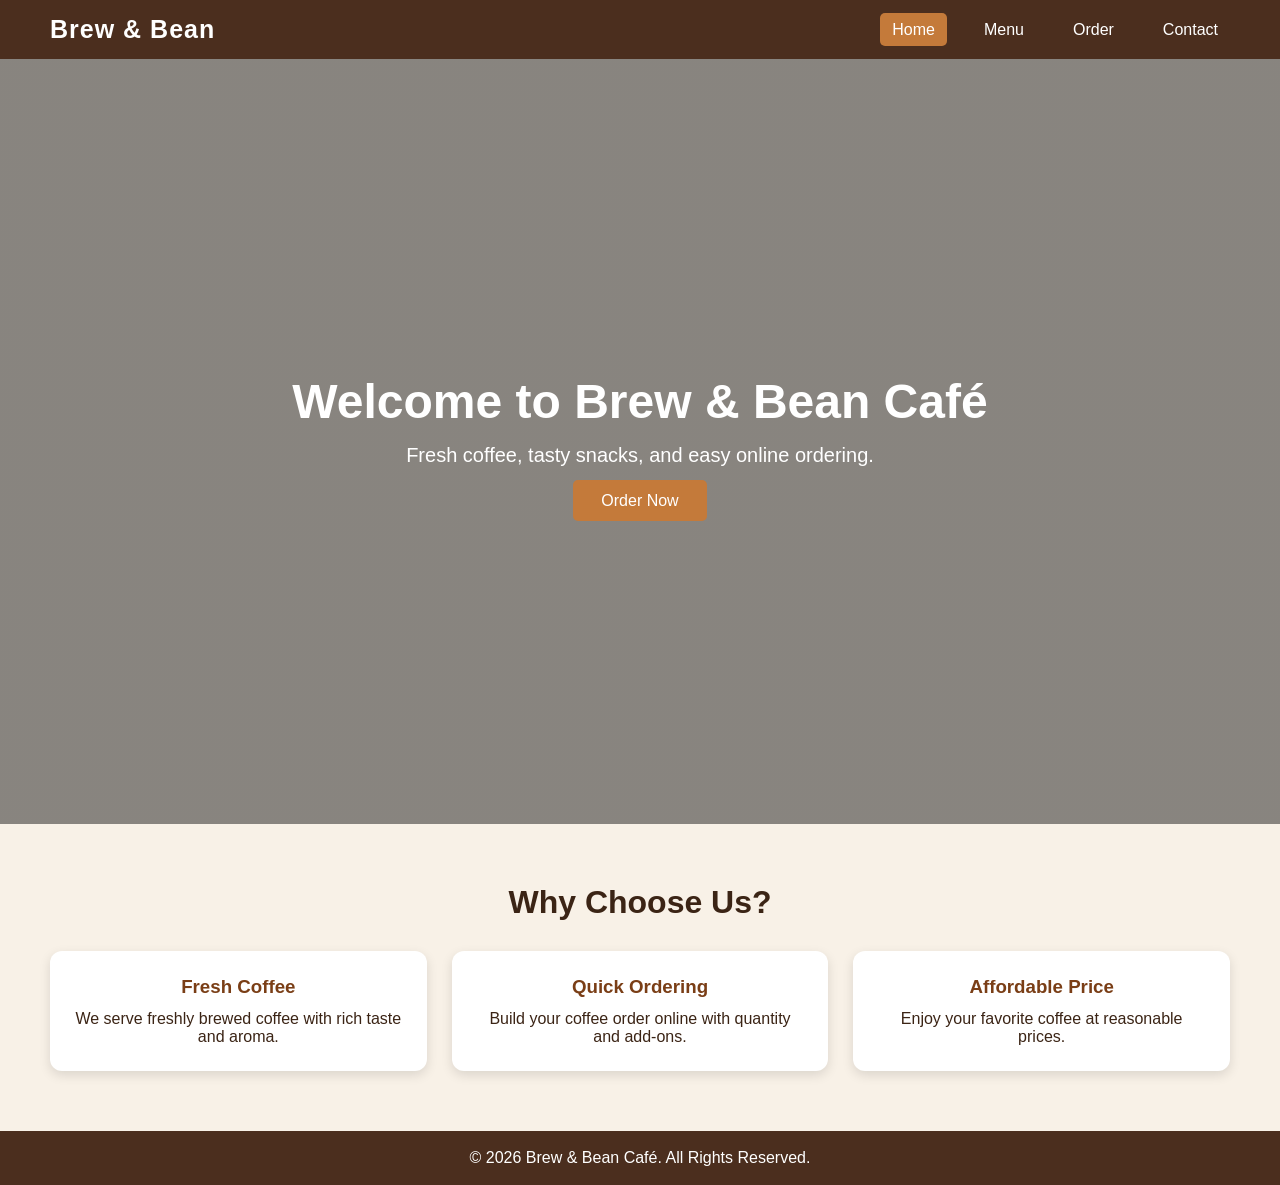
<file: index.html>
<!DOCTYPE html>
<html lang="en">
<head>
    <meta charset="UTF-8">
    <meta name="viewport" content="width=device-width, initial-scale=1.0">
    <title>Home | Brew & Bean Café</title>
    <link rel="stylesheet" href="style.css">
</head>
<body>

    <nav class="navbar">
        <div class="logo">Brew & Bean</div>

        <ul class="nav-links">
            <li><a class="active" href="index.html">Home</a></li>
            <li><a href="menu.html">Menu</a></li>
            <li><a href="order.html">Order</a></li>
            <li><a href="contact.html">Contact</a></li>
        </ul>
    </nav>

    <section class="hero">
        <div class="hero-content">
            <h1>Welcome to Brew & Bean Café</h1>
            <p>Fresh coffee, tasty snacks, and easy online ordering.</p>
            <a href="order.html" class="btn">Order Now</a>
        </div>
    </section>

    <section class="section">
        <h2>Why Choose Us?</h2>

        <div class="feature-box">
            <div class="card">
                <h3>Fresh Coffee</h3>
                <p>We serve freshly brewed coffee with rich taste and aroma.</p>
            </div>

            <div class="card">
                <h3>Quick Ordering</h3>
                <p>Build your coffee order online with quantity and add-ons.</p>
            </div>

            <div class="card">
                <h3>Affordable Price</h3>
                <p>Enjoy your favorite coffee at reasonable prices.</p>
            </div>
        </div>
    </section>

    <footer>
        <p>&copy; 2026 Brew & Bean Café. All Rights Reserved.</p>
    </footer>

</body>
</html>
</file>
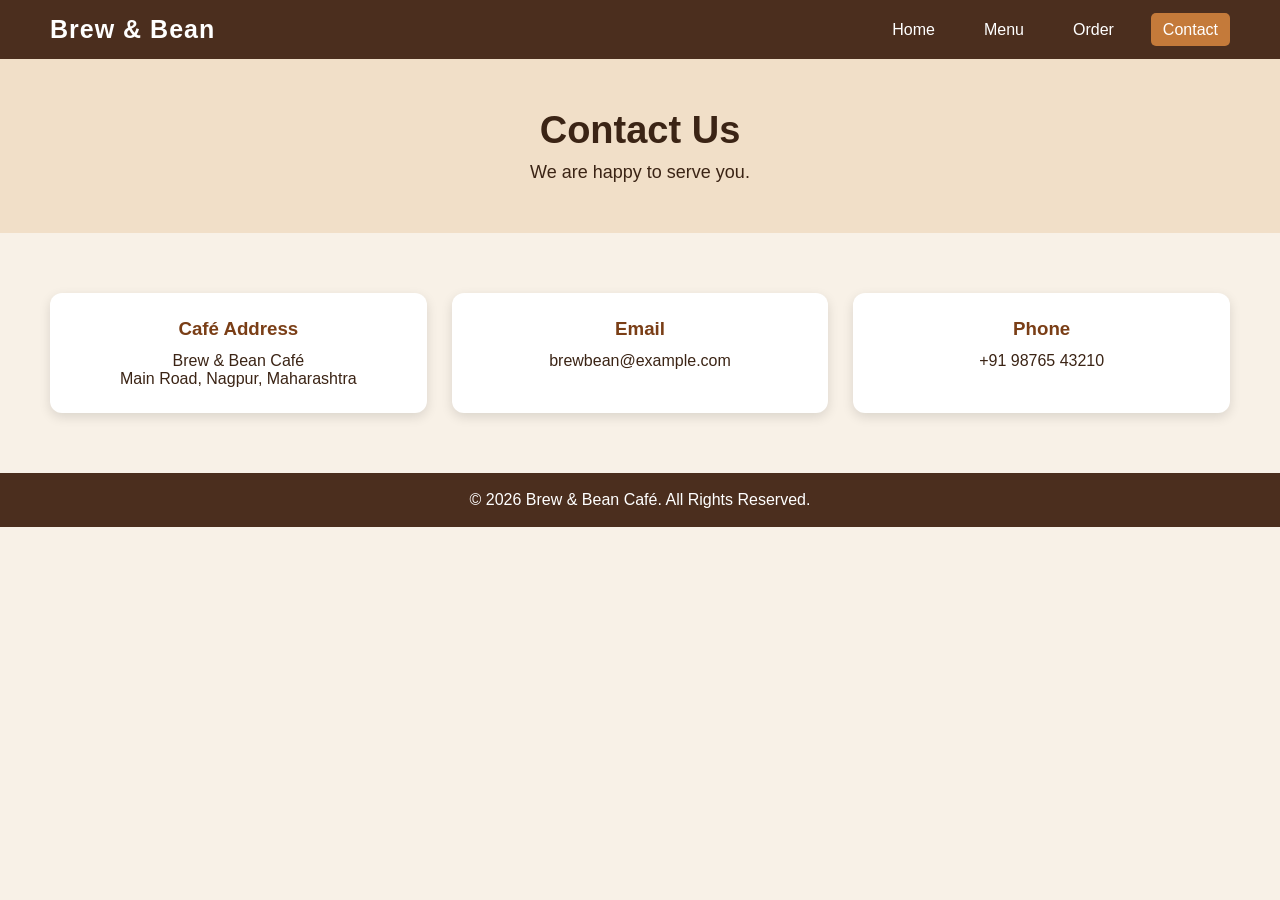
<file: contact.html>
<!DOCTYPE html>
<html lang="en">
<head>
    <meta charset="UTF-8">
    <meta name="viewport" content="width=device-width, initial-scale=1.0">
    <title>Contact | Brew & Bean Café</title>
    <link rel="stylesheet" href="style.css">
</head>
<body>

    <nav class="navbar">
        <div class="logo">Brew & Bean</div>

        <ul class="nav-links">
            <li><a href="index.html">Home</a></li>
            <li><a href="menu.html">Menu</a></li>
            <li><a href="order.html">Order</a></li>
            <li><a class="active" href="contact.html">Contact</a></li>
        </ul>
    </nav>

    <section class="page-header">
        <h1>Contact Us</h1>
        <p>We are happy to serve you.</p>
    </section>

    <section class="section contact-box">

        <div class="contact-card">
            <h3>Café Address</h3>
            <p>Brew & Bean Café</p>
            <p>Main Road, Nagpur, Maharashtra</p>
        </div>

        <div class="contact-card">
            <h3>Email</h3>
            <p>brewbean@example.com</p>
        </div>

        <div class="contact-card">
            <h3>Phone</h3>
            <p>+91 98765 43210</p>
        </div>

    </section>

    <footer>
        <p>&copy; 2026 Brew & Bean Café. All Rights Reserved.</p>
    </footer>

</body>
</html>
</file>
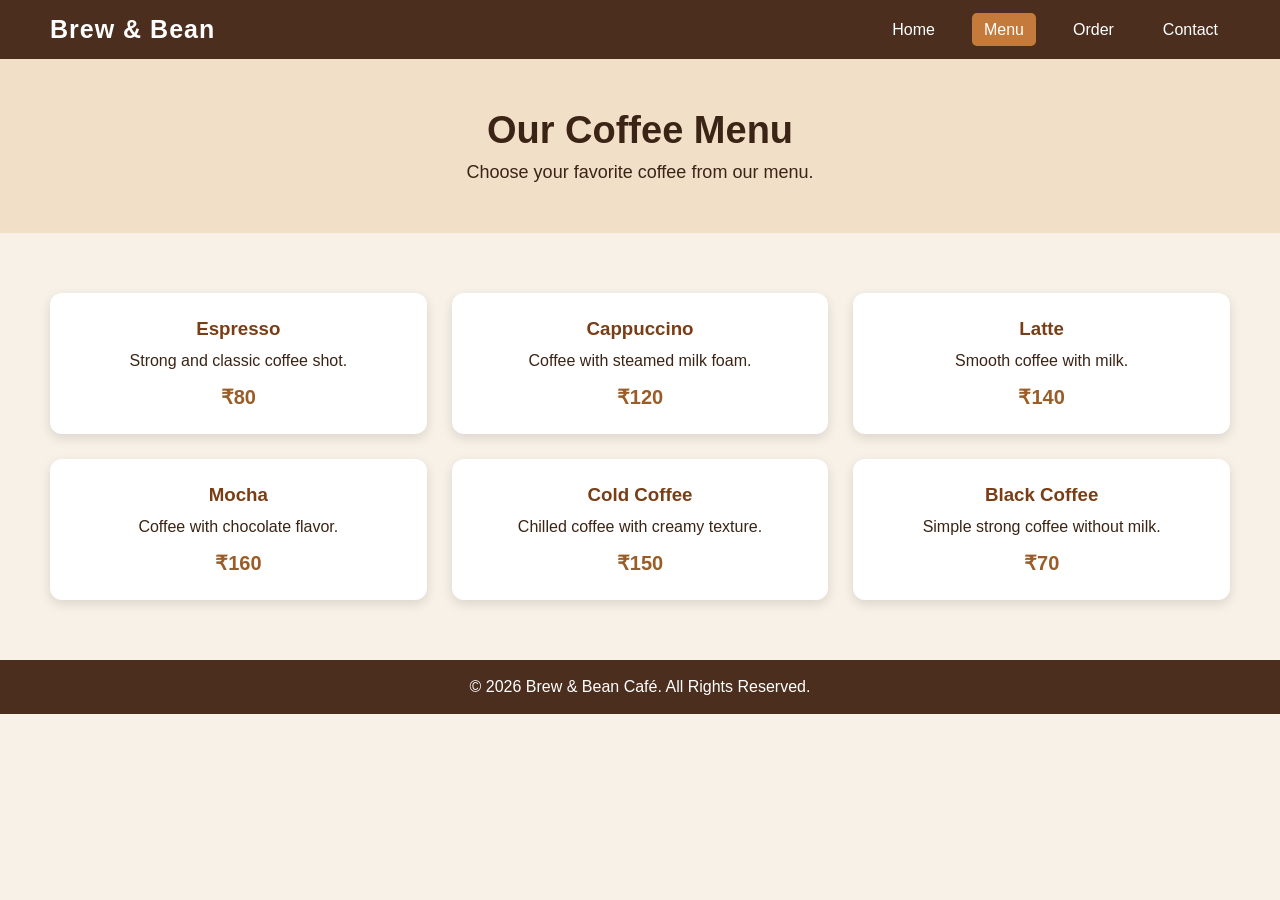
<file: menu.html>
<!DOCTYPE html>
<html lang="en">
<head>
    <meta charset="UTF-8">
    <meta name="viewport" content="width=device-width, initial-scale=1.0">
    <title>Menu | Brew & Bean Café</title>
    <link rel="stylesheet" href="style.css">
</head>
<body>

    <nav class="navbar">
        <div class="logo">Brew & Bean</div>

        <ul class="nav-links">
            <li><a href="index.html">Home</a></li>
            <li><a class="active" href="menu.html">Menu</a></li>
            <li><a href="order.html">Order</a></li>
            <li><a href="contact.html">Contact</a></li>
        </ul>
    </nav>

    <section class="page-header">
        <h1>Our Coffee Menu</h1>
        <p>Choose your favorite coffee from our menu.</p>
    </section>

    <section class="section">
        <div class="menu-box">

            <div class="card">
                <h3>Espresso</h3>
                <p>Strong and classic coffee shot.</p>
                <span>₹80</span>
            </div>

            <div class="card">
                <h3>Cappuccino</h3>
                <p>Coffee with steamed milk foam.</p>
                <span>₹120</span>
            </div>

            <div class="card">
                <h3>Latte</h3>
                <p>Smooth coffee with milk.</p>
                <span>₹140</span>
            </div>

            <div class="card">
                <h3>Mocha</h3>
                <p>Coffee with chocolate flavor.</p>
                <span>₹160</span>
            </div>

            <div class="card">
                <h3>Cold Coffee</h3>
                <p>Chilled coffee with creamy texture.</p>
                <span>₹150</span>
            </div>

            <div class="card">
                <h3>Black Coffee</h3>
                <p>Simple strong coffee without milk.</p>
                <span>₹70</span>
            </div>

        </div>
    </section>

    <footer>
        <p>&copy; 2026 Brew & Bean Café. All Rights Reserved.</p>
    </footer>

</body>
</html>
</file>
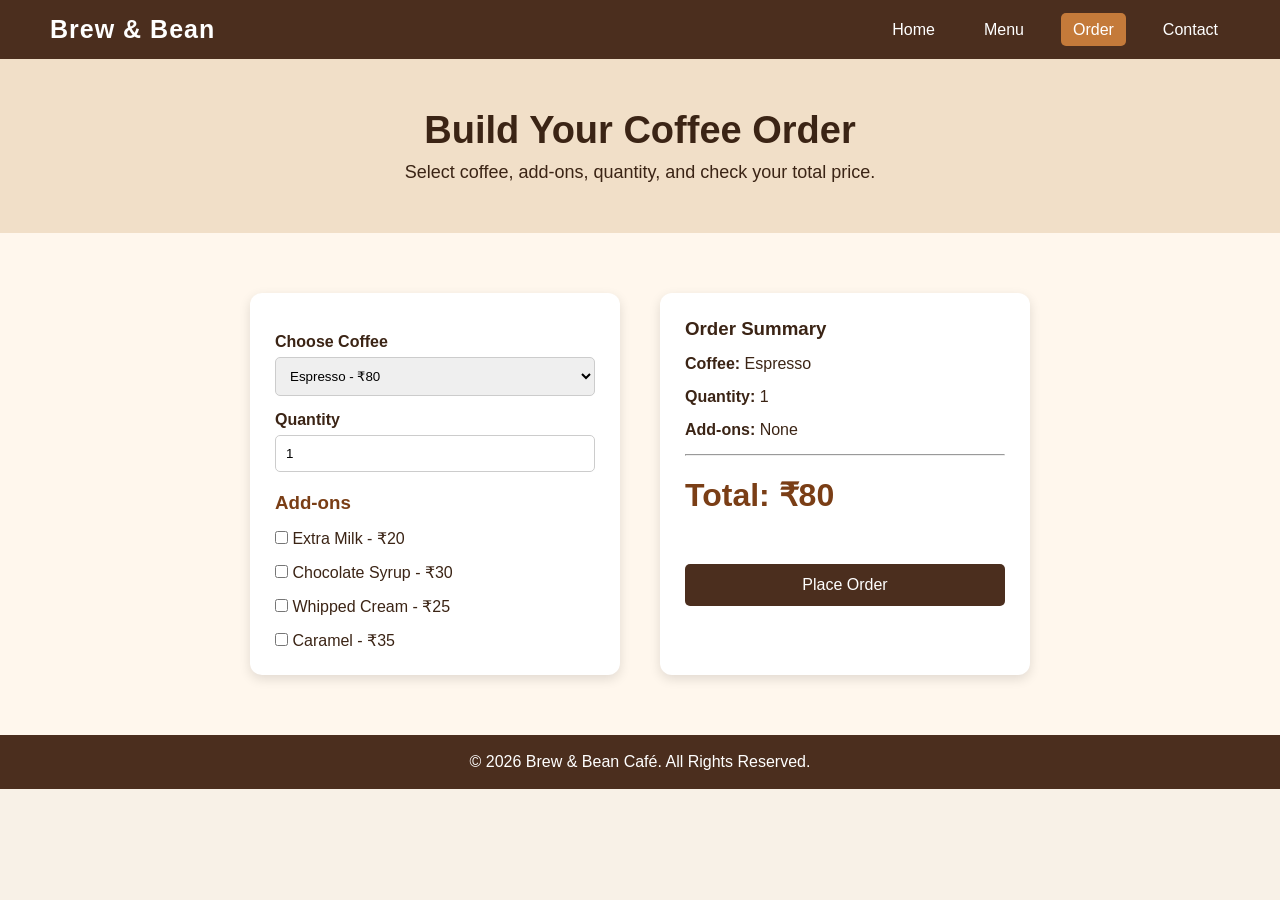
<file: order.html>
<!DOCTYPE html>
<html lang="en">
<head>
    <meta charset="UTF-8">
    <meta name="viewport" content="width=device-width, initial-scale=1.0">
    <title>Order | Brew & Bean Café</title>
    <link rel="stylesheet" href="style.css">
</head>
<body>

    <nav class="navbar">
        <div class="logo">Brew & Bean</div>

        <ul class="nav-links">
            <li><a href="index.html">Home</a></li>
            <li><a href="menu.html">Menu</a></li>
            <li><a class="active" href="order.html">Order</a></li>
            <li><a href="contact.html">Contact</a></li>
        </ul>
    </nav>

    <section class="page-header">
        <h1>Build Your Coffee Order</h1>
        <p>Select coffee, add-ons, quantity, and check your total price.</p>
    </section>

    <section class="section order-section">

        <div class="order-container">

            <form class="order-form">

                <label for="coffee">Choose Coffee</label>
                <select id="coffee">
                    <option value="espresso">Espresso - ₹80</option>
                    <option value="cappuccino">Cappuccino - ₹120</option>
                    <option value="latte">Latte - ₹140</option>
                    <option value="mocha">Mocha - ₹160</option>
                    <option value="coldCoffee">Cold Coffee - ₹150</option>
                    <option value="blackCoffee">Black Coffee - ₹70</option>
                </select>

                <label for="quantity">Quantity</label>
                <input type="number" id="quantity" value="1" min="1">

                <h3>Add-ons</h3>

                <label class="checkbox-label">
                    <input type="checkbox" class="addon" value="extraMilk">
                    Extra Milk - ₹20
                </label>

                <label class="checkbox-label">
                    <input type="checkbox" class="addon" value="chocolate">
                    Chocolate Syrup - ₹30
                </label>

                <label class="checkbox-label">
                    <input type="checkbox" class="addon" value="cream">
                    Whipped Cream - ₹25
                </label>

                <label class="checkbox-label">
                    <input type="checkbox" class="addon" value="caramel">
                    Caramel - ₹35
                </label>

            </form>

            <div class="summary-box">
                <h3>Order Summary</h3>

                <p><strong>Coffee:</strong> <span id="summaryCoffee">Espresso</span></p>
                <p><strong>Quantity:</strong> <span id="summaryQuantity">1</span></p>
                <p><strong>Add-ons:</strong> <span id="summaryAddons">None</span></p>

                <hr>

                <h2>Total: ₹<span id="totalPrice">80</span></h2>

                <button type="button" class="place-btn" onclick="placeOrder()">
                    Place Order
                </button>

                <p id="message"></p>
            </div>

        </div>

    </section>

    <footer>
        <p>&copy; 2026 Brew & Bean Café. All Rights Reserved.</p>
    </footer>

    <script src="script.js"></script>
</body>
</html>
</file>
<file: style.css>
* {
    margin: 0;
    padding: 0;
    box-sizing: border-box;
}

body {
    font-family: Arial, sans-serif;
    background: #f8f1e7;
    color: #3b2415;
}

/* Navigation Bar */
.navbar {
    background: #4b2e1e;
    color: white;
    display: flex;
    justify-content: space-between;
    align-items: center;
    padding: 15px 50px;
}

.logo {
    font-size: 25px;
    font-weight: bold;
    letter-spacing: 1px;
}

.nav-links {
    list-style: none;
    display: flex;
    gap: 25px;
}

.nav-links li {
    display: inline-block;
}

.nav-links a {
    color: white;
    text-decoration: none;
    font-size: 16px;
    padding: 8px 12px;
    border-radius: 5px;
}

.nav-links a:hover,
.nav-links a.active {
    background: #c47a3a;
}

/* Home Hero */
.hero {
    height: 85vh;
    background: linear-gradient(rgba(0,0,0,0.45), rgba(0,0,0,0.45)),
                url("https://images.unsplash.com/photo-1495474472287-4d71bcdd2085");
    background-size: cover;
    background-position: center;
    display: flex;
    justify-content: center;
    align-items: center;
    text-align: center;
    color: white;
}

.hero-content h1 {
    font-size: 48px;
    margin-bottom: 15px;
}

.hero-content p {
    font-size: 20px;
    margin-bottom: 25px;
}

.btn {
    background: #c47a3a;
    color: white;
    padding: 12px 28px;
    text-decoration: none;
    border-radius: 5px;
}

.btn:hover {
    background: #9b5d27;
}

/* Page Header */
.page-header {
    background: #f1dfc8;
    text-align: center;
    padding: 50px 20px;
}

.page-header h1 {
    font-size: 38px;
    margin-bottom: 10px;
}

.page-header p {
    font-size: 18px;
}

/* Common Section */
.section {
    padding: 60px 50px;
    text-align: center;
}

.section h2 {
    font-size: 32px;
    margin-bottom: 30px;
}

/* Feature and Menu Cards */
.feature-box,
.menu-box {
    display: grid;
    grid-template-columns: repeat(3, 1fr);
    gap: 25px;
}

.card,
.contact-card {
    background: white;
    padding: 25px;
    border-radius: 12px;
    box-shadow: 0 4px 12px rgba(0,0,0,0.12);
}

.card h3,
.contact-card h3 {
    margin-bottom: 12px;
    color: #7a3e16;
}

.card span {
    display: inline-block;
    margin-top: 15px;
    font-weight: bold;
    color: #9b5d27;
    font-size: 20px;
}

/* Order Page */
.order-section {
    background: #fff7ed;
}

.order-container {
    display: flex;
    justify-content: center;
    gap: 40px;
    text-align: left;
}

.order-form,
.summary-box {
    background: white;
    width: 370px;
    padding: 25px;
    border-radius: 12px;
    box-shadow: 0 4px 12px rgba(0,0,0,0.12);
}

.order-form label {
    display: block;
    margin-top: 15px;
    font-weight: bold;
}

.order-form select,
.order-form input[type="number"] {
    width: 100%;
    padding: 10px;
    margin-top: 6px;
    border: 1px solid #ccc;
    border-radius: 5px;
}

.order-form h3 {
    margin-top: 20px;
    color: #7a3e16;
}

.checkbox-label {
    font-weight: normal !important;
}

.summary-box p {
    margin: 15px 0;
}

.summary-box h2 {
    color: #7a3e16;
    margin-top: 20px;
}

.place-btn {
    width: 100%;
    padding: 12px;
    background: #4b2e1e;
    color: white;
    border: none;
    margin-top: 20px;
    border-radius: 5px;
    cursor: pointer;
    font-size: 16px;
}

.place-btn:hover {
    background: #7a3e16;
}

#message {
    margin-top: 15px;
    color: green;
    font-weight: bold;
}

/* Contact Page */
.contact-box {
    display: grid;
    grid-template-columns: repeat(3, 1fr);
    gap: 25px;
}

/* Footer */
footer {
    background: #4b2e1e;
    color: white;
    text-align: center;
    padding: 18px;
}

/* Responsive */
@media screen and (max-width: 768px) {
    .navbar {
        flex-direction: column;
        gap: 15px;
        padding: 20px;
    }

    .nav-links {
        flex-direction: column;
        text-align: center;
        gap: 10px;
    }

    .hero-content h1 {
        font-size: 32px;
    }

    .feature-box,
    .menu-box,
    .contact-box {
        grid-template-columns: 1fr;
    }

    .order-container {
        flex-direction: column;
        align-items: center;
    }

    .order-form,
    .summary-box {
        width: 90%;
    }
}
</file>
